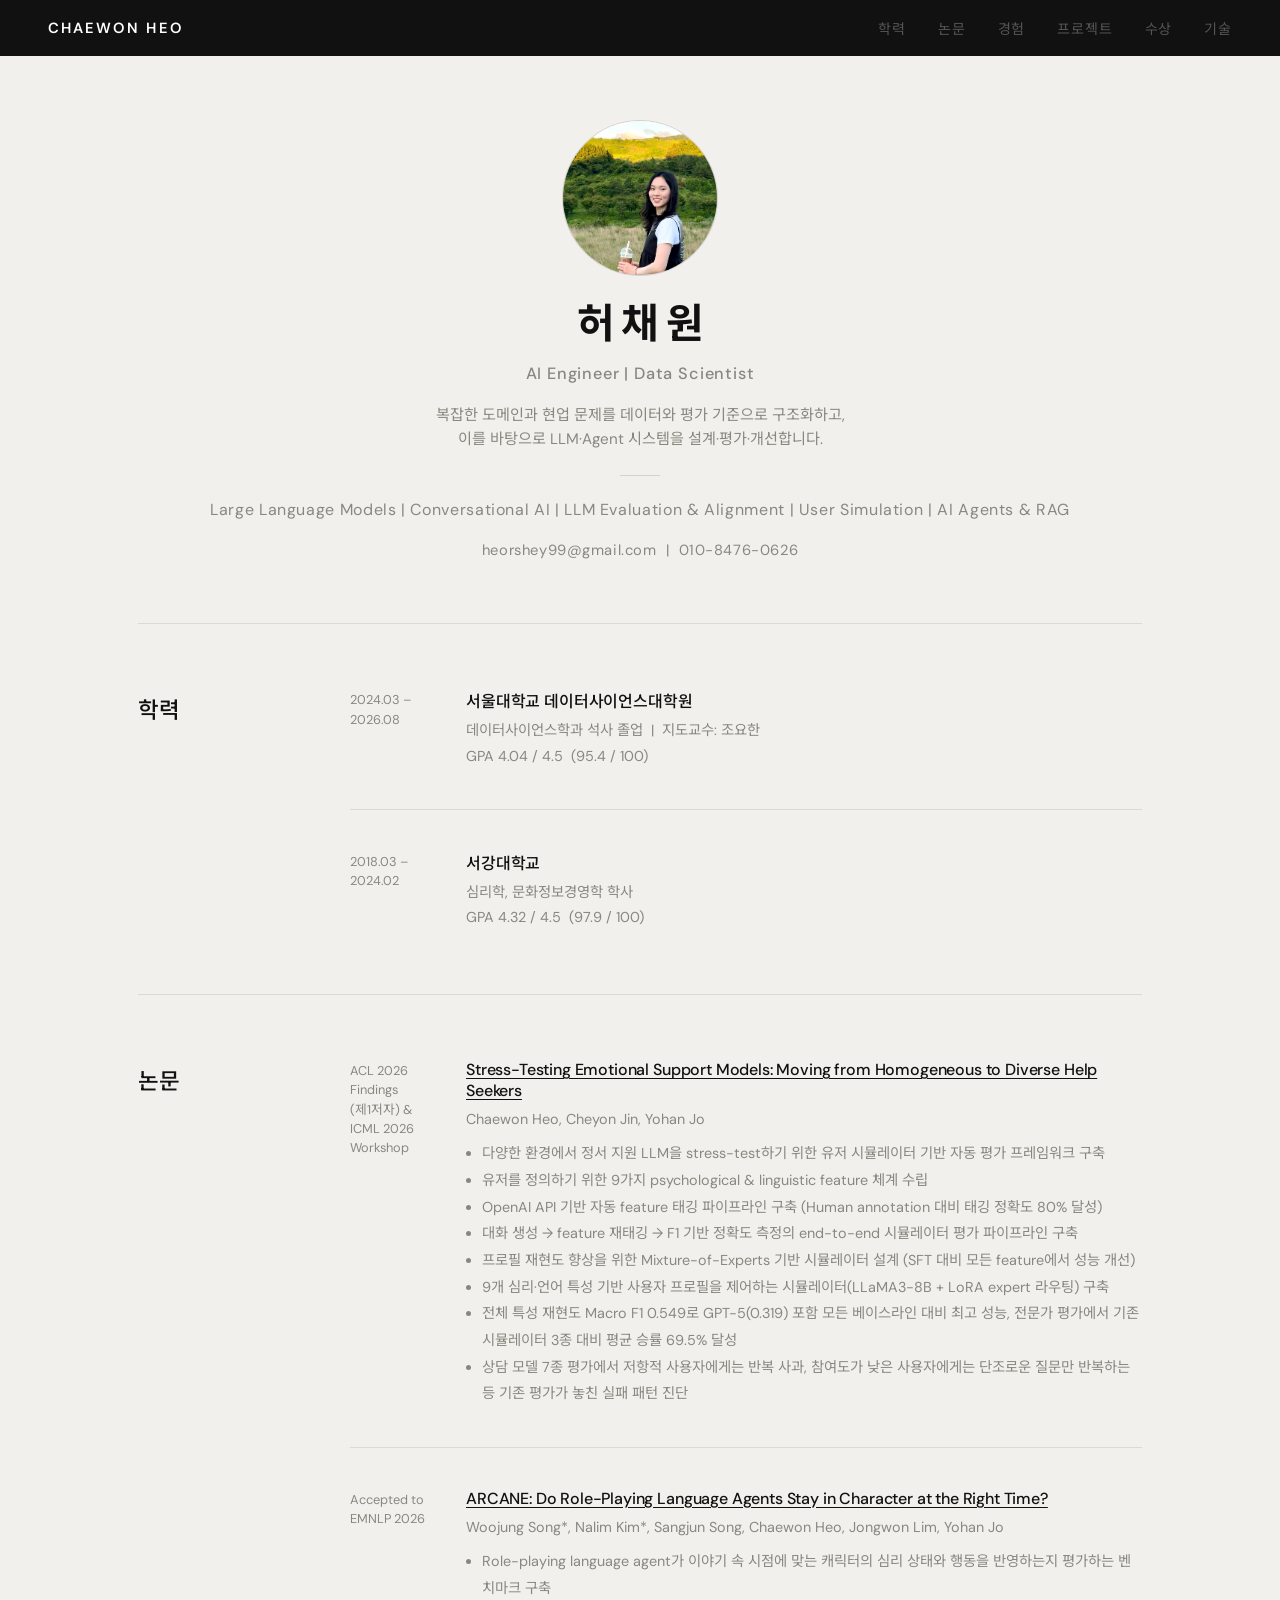
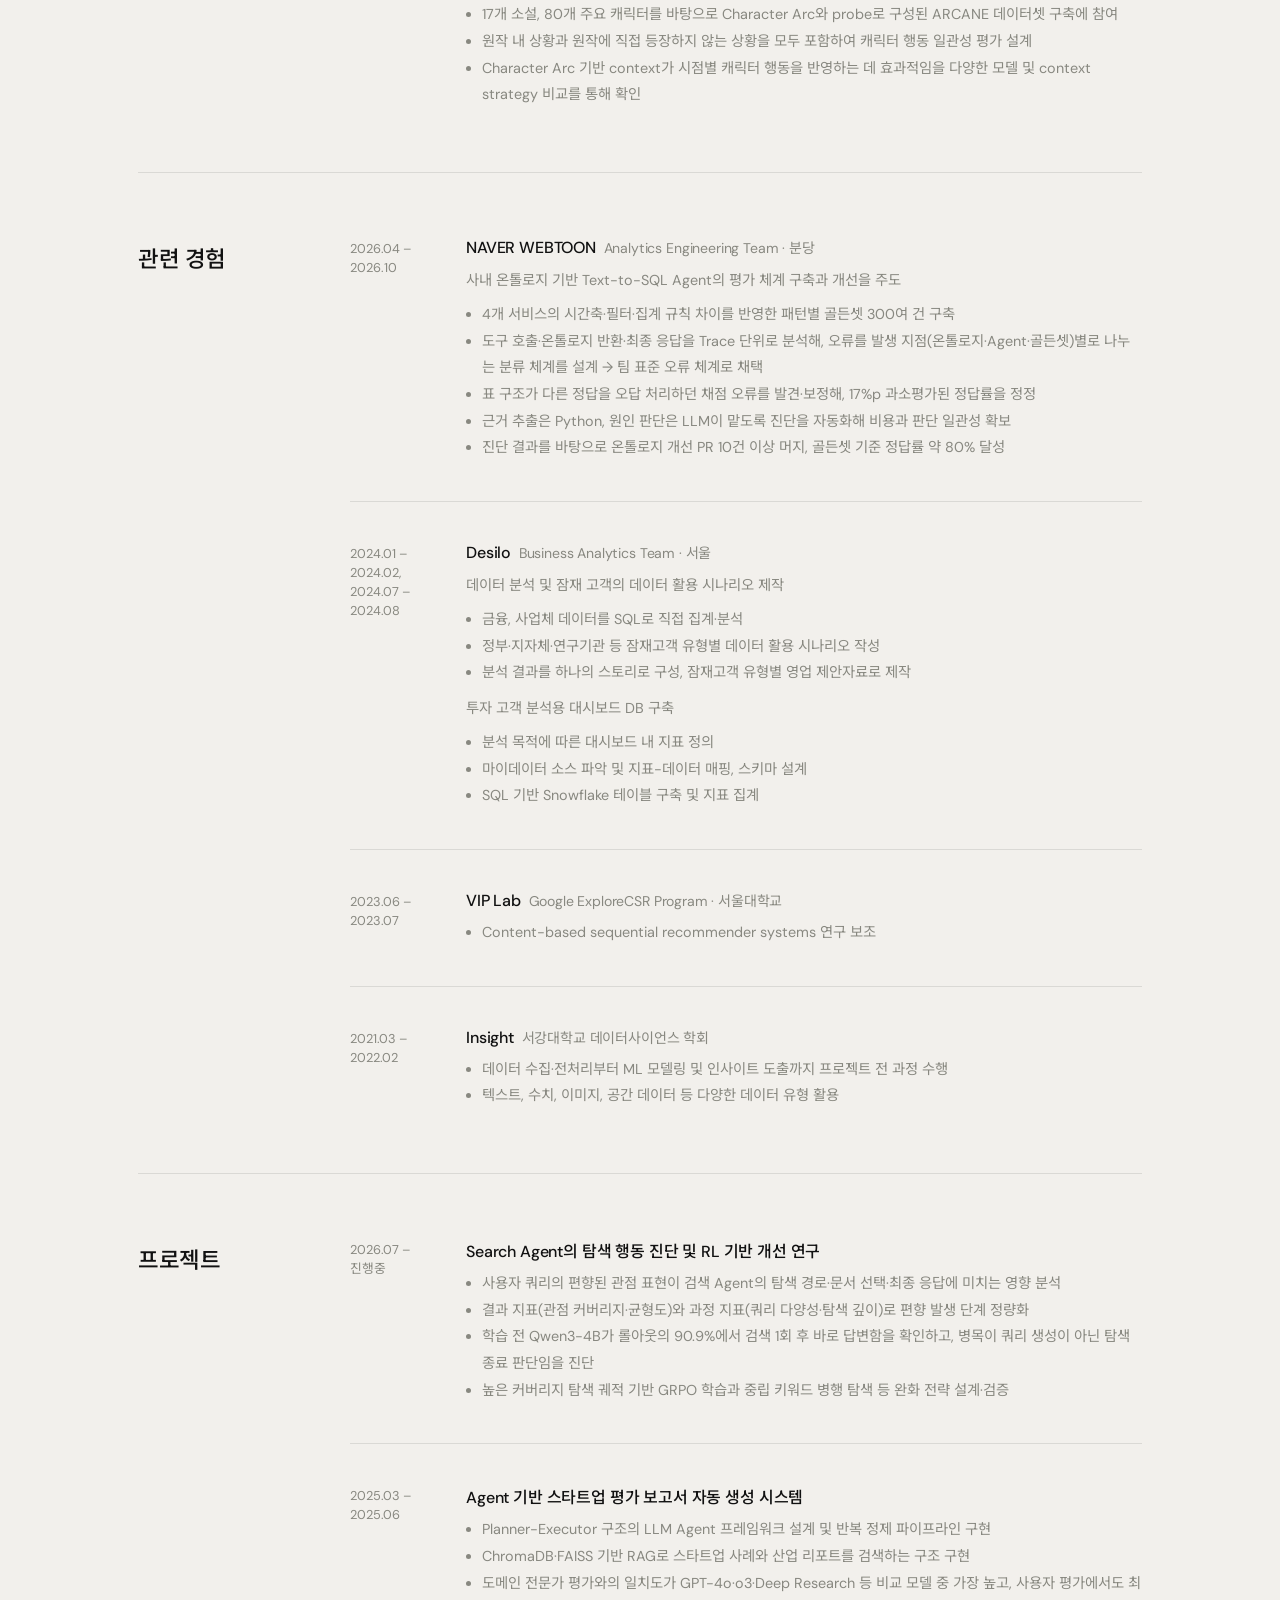
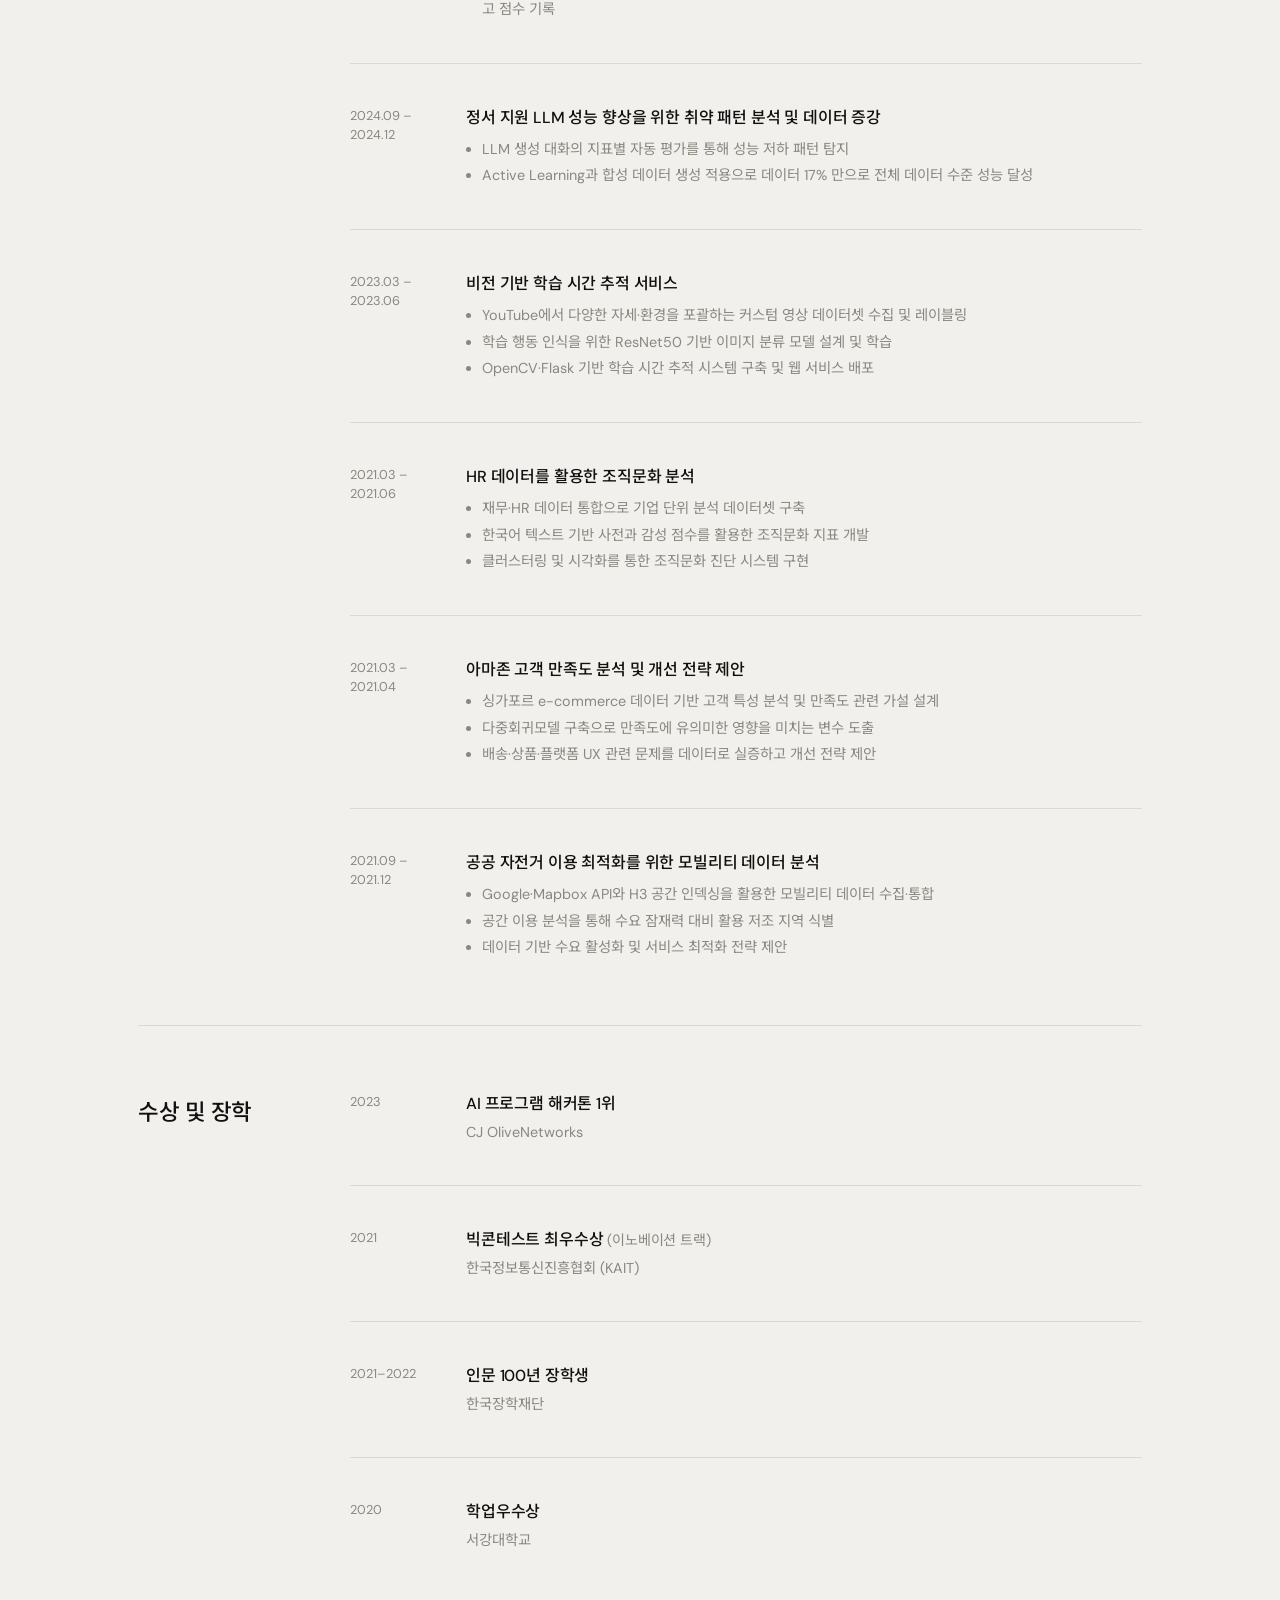
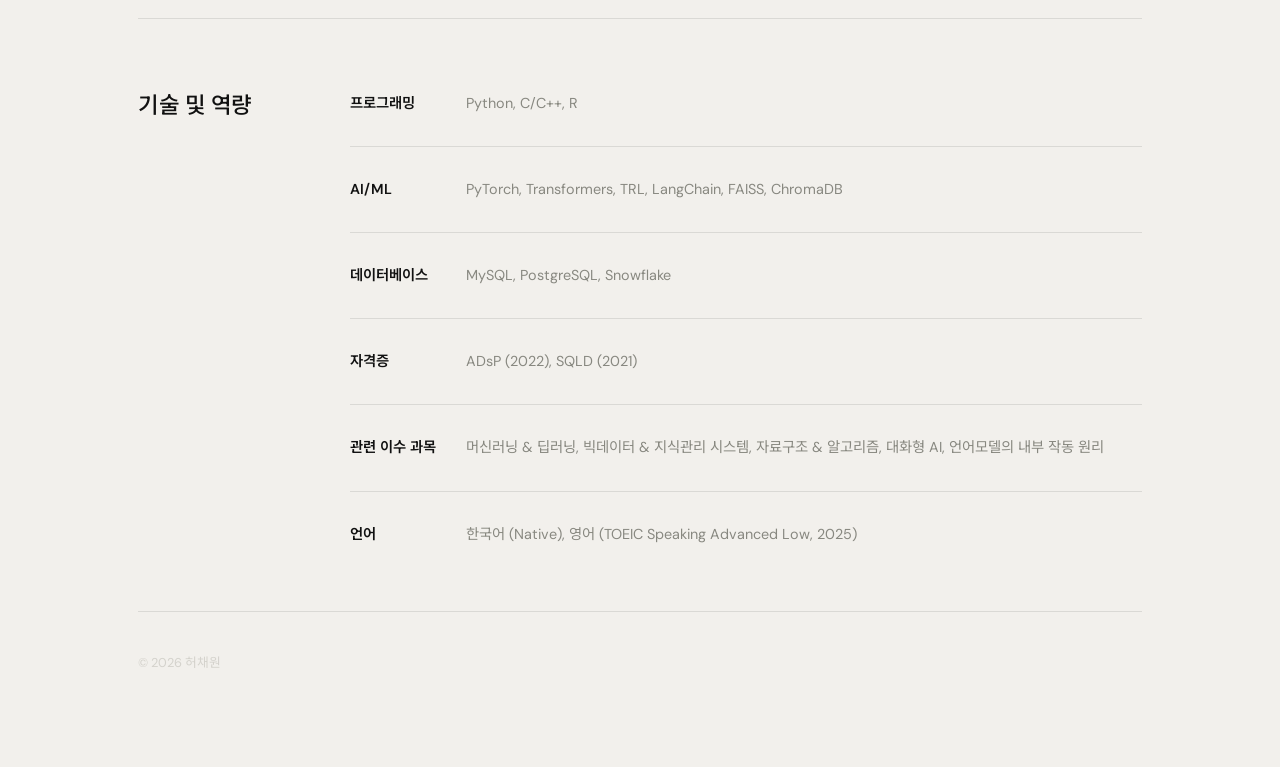
<file: index.html>
<!DOCTYPE html>
<html lang="ko">
  <head>
    <meta charset="UTF-8" />
    <meta name="viewport" content="width=device-width, initial-scale=1.0" />
    <title>허채원 | Portfolio</title>
    <link rel="preconnect" href="https://fonts.googleapis.com" />
    <link rel="preconnect" href="https://fonts.gstatic.com" crossorigin />
    <link
      href="https://fonts.googleapis.com/css2?family=DM+Sans:opsz,wght@9..40,200;9..40,300;9..40,400;9..40,500&family=Noto+Sans+KR:wght@300;400;500&display=swap"
      rel="stylesheet"
    />
    <style>
      :root {
        --bg: #f2f0ec;
        --ink: #111111;
        --muted: #888880;
        --faint: #d4d2cc;
        --line: rgba(17, 17, 17, 0.1);
      }

      * {
        box-sizing: border-box;
        margin: 0;
        padding: 0;
      }

      html {
        scroll-behavior: smooth;
      }

      body {
        font-family: "DM Sans", "Noto Sans KR", sans-serif;
        background: var(--bg);
        color: var(--ink);
        overflow-x: hidden;
        -webkit-font-smoothing: antialiased;
      }

      a {
        color: inherit;
        text-decoration: none;
      }

      .topbar {
        position: sticky;
        top: 0;
        z-index: 20;
        background: var(--ink);
        display: flex;
        align-items: center;
        justify-content: space-between;
        padding: 0 48px;
        height: 56px;
      }

      .topbar-brand {
        font-size: 0.92rem;
        font-weight: 600;
        letter-spacing: 0.14em;
        text-transform: uppercase;
        color: #fff;
      }

      .topbar-links {
        display: flex;
        gap: 32px;
      }

      .topbar-links a {
        font-size: 0.88rem;
        letter-spacing: 0.06em;
        text-transform: uppercase;
        color: #555;
        transition: color 160ms;
      }

      .topbar-links a:hover,
      .topbar-links a.active {
        color: #fff;
      }

      .hero {
        background: var(--bg);
        padding: 64px 48px 60px;
        display: flex;
        flex-direction: column;
        align-items: center;
        text-align: center;
      }

      .hero-photo {
        width: 156px;
        height: 156px;
        border-radius: 999px;
        overflow: hidden;
        margin-bottom: 28px;
        border: 1px solid var(--faint);
      }

      .hero-photo img {
        width: 100%;
        height: 100%;
        object-fit: cover;
        object-position: center 22%;
        display: block;
      }

      .hero-name {
        font-size: clamp(2rem, 3.2vw, 2.7rem);
        font-weight: 700;
        letter-spacing: -0.02em;
        line-height: 1;
        color: var(--ink);
        margin-bottom: 18px;
      }

      .hero-role {
        font-size: 1.02rem;
        letter-spacing: 0.05em;
        color: var(--muted);
        font-weight: 500;
        margin-bottom: 20px;
      }

      .hero-intro {
        font-size: 0.95rem;
        color: var(--muted);
        font-weight: 400;
        line-height: 1.55;
        margin-bottom: 24px;
      }

      .hero-divider {
        width: 40px;
        height: 1px;
        background: var(--faint);
        margin-bottom: 20px;
      }

      .hero-sub {
        font-size: 1rem;
        color: var(--muted);
        line-height: 1.8;
        font-weight: 400;
        margin-bottom: 12px;
        white-space: nowrap;
        letter-spacing: 0.04em;
      }

      .hero-contact {
        font-size: 0.92rem;
        color: var(--muted);
        line-height: 1.8;
        font-weight: 400;
        letter-spacing: 0.04em;
      }

      .hero-contact a:hover {
        color: var(--ink);
      }

      .shell {
        max-width: 1100px;
        margin: 0 auto;
        padding: 0 48px 96px;
      }

      .section {
        padding: 64px 0;
        border-top: 1px solid var(--line);
        display: grid;
        grid-template-columns: 180px 1fr;
        gap: 32px;
        scroll-margin-top: 56px;
        opacity: 1;
        transform: none;
        transition: opacity 600ms ease, transform 600ms ease;
      }

      .section.will-animate {
        opacity: 0;
        transform: translateY(16px);
      }

      .section.visible {
        opacity: 1;
        transform: none;
      }

      .section-label {
        padding-top: 4px;
      }

      .section-label h2 {
        font-size: 1.4rem;
        font-weight: 500;
        letter-spacing: -0.02em;
      }

      .section-body {
        min-width: 0;
      }

      .tl-item {
        display: grid;
        grid-template-columns: 96px 1fr;
        gap: 20px;
        padding: 40px 0;
        border-top: 1px solid var(--line);
      }

      .tl-item:first-child {
        border-top: none;
        padding-top: 0;
      }

      .tl-item:last-child {
        padding-bottom: 0;
      }

      .tl-period {
        font-size: 0.8rem;
        color: var(--muted);
        line-height: 1.5;
        font-weight: 400;
        padding-top: 2px;
      }

      .tl-body h3 {
        font-size: 1rem;
        font-weight: 500;
        margin-bottom: 6px;
        letter-spacing: -0.01em;
      }

      .tl-body p {
        font-size: 0.9rem;
        color: var(--muted);
        line-height: 1.75;
        font-weight: 400;
      }

      .detail-list {
        margin: 8px 0 0 1.1em;
        padding: 0;
        color: var(--muted);
        font-size: 0.9rem;
        font-weight: 400;
        line-height: 1.85;
      }

      .subrole {
        margin-top: 10px;
        font-weight: 500;
        color: var(--ink);
        font-size: 0.88rem;
      }

      .meta-inline {
        font-weight: 400;
        color: var(--muted);
        font-size: 0.88rem;
      }

      #publications .tl-body h3 {
        cursor: pointer;
      }

      .publication-link {
        cursor: pointer;
      }

      .footer {
        border-top: 1px solid var(--line);
        padding-top: 40px;
        display: flex;
        justify-content: space-between;
        font-size: 0.8rem;
        color: var(--faint);
        font-weight: 400;
      }

      @media (max-width: 860px) {
        .topbar {
          padding: 0 24px;
        }

        .topbar-links {
          gap: 20px;
        }

        .hero {
          padding: 48px 24px 44px;
        }

        .hero-sub {
          white-space: normal;
        }

        .shell {
          padding: 0 24px 72px;
        }

        .section {
          grid-template-columns: 1fr;
          gap: 20px;
        }

        .tl-item {
          grid-template-columns: 80px 1fr;
          gap: 14px;
        }
      }

      @media (max-width: 560px) {
        .topbar-links {
          display: none;
        }

        .hero-sub {
          white-space: normal;
        }
      }
    </style>
  </head>
  <body>
    <nav class="topbar">
      <span class="topbar-brand">Chaewon Heo</span>
      <div class="topbar-links">
        <a href="#education">학력</a>
        <a href="#publications">논문</a>
        <a href="#experience">경험</a>
        <a href="#projects">프로젝트</a>
        <a href="#awards">수상</a>
        <a href="#skills">기술</a>
      </div>
    </nav>

    <div class="hero" id="top">
      <div class="hero-photo">
        <img src="me.png" alt="허채원 프로필 사진" />
      </div>
      <h1 class="hero-name">허 채 원</h1>
      <p class="hero-role">AI Engineer | Data Scientist</p>
      <p class="hero-intro">
        복잡한 도메인과 현업 문제를 데이터와 평가 기준으로 구조화하고,<br />이를 바탕으로 LLM·Agent 시스템을 설계·평가·개선합니다.
      </p>
      <div class="hero-divider"></div>
      <p class="hero-sub">
        Large Language Models | Conversational AI | LLM Evaluation &amp; Alignment | User Simulation | AI Agents &amp; RAG
      </p>
      <div class="hero-contact">
        <a href="mailto:heorshey99@gmail.com">heorshey99@gmail.com</a> &nbsp;|&nbsp;
        <span>010-8476-0626</span>
      </div>
    </div>

    <div class="shell">
      <section id="education" class="section">
        <div class="section-label"><h2>학력</h2></div>
        <div class="section-body">
          <div class="tl-item">
            <p class="tl-period">2024.03 –<br />2026.08</p>
            <div class="tl-body">
              <h3>서울대학교 데이터사이언스대학원</h3>
              <p>데이터사이언스학과 석사 졸업 &nbsp;|&nbsp; 지도교수: 조요한<br />GPA 4.04 / 4.5 &nbsp;(95.4 / 100)</p>
            </div>
          </div>
          <div class="tl-item">
            <p class="tl-period">2018.03 –<br />2024.02</p>
            <div class="tl-body">
              <h3>서강대학교</h3>
              <p>심리학, 문화정보경영학 학사<br />GPA 4.32 / 4.5 &nbsp;(97.9 / 100)</p>
            </div>
          </div>
        </div>
      </section>

      <section id="publications" class="section">
        <div class="section-label"><h2>논문</h2></div>
        <div class="section-body">
          <div class="tl-item">
            <p class="tl-period">ACL 2026 Findings<br />(제1저자) &amp;<br />ICML 2026 Workshop</p>
            <div class="tl-body">
              <h3>
                <a
                  class="publication-link"
                  href="https://arxiv.org/abs/2601.07698"
                  target="_blank"
                  rel="noreferrer"
                  style="color: inherit; text-decoration: underline; text-underline-offset: 3px;"
                >
                  Stress-Testing Emotional Support Models: Moving from Homogeneous to Diverse Help Seekers
                </a>
              </h3>
              <p style="margin-bottom: 8px;">Chaewon Heo, Cheyon Jin, Yohan Jo</p>
              <ul class="detail-list">
                <li>다양한 환경에서 정서 지원 LLM을 stress-test하기 위한 유저 시뮬레이터 기반 자동 평가 프레임워크 구축</li>
                <li>유저를 정의하기 위한 9가지 psychological &amp; linguistic feature 체계 수립</li>
                <li>OpenAI API 기반 자동 feature 태깅 파이프라인 구축 (Human annotation 대비 태깅 정확도 80% 달성)</li>
                <li>대화 생성 → feature 재태깅 → F1 기반 정확도 측정의 end-to-end 시뮬레이터 평가 파이프라인 구축</li>
                <li>프로필 재현도 향상을 위한 Mixture-of-Experts 기반 시뮬레이터 설계 (SFT 대비 모든 feature에서 성능 개선)</li>
                <li>9개 심리·언어 특성 기반 사용자 프로필을 제어하는 시뮬레이터(LLaMA3-8B + LoRA expert 라우팅) 구축</li>
                <li>전체 특성 재현도 Macro F1 0.549로 GPT-5(0.319) 포함 모든 베이스라인 대비 최고 성능, 전문가 평가에서 기존 시뮬레이터 3종 대비 평균 승률 69.5% 달성</li>
                <li>상담 모델 7종 평가에서 저항적 사용자에게는 반복 사과, 참여도가 낮은 사용자에게는 단조로운 질문만 반복하는 등 기존 평가가 놓친 실패 패턴 진단</li>
              </ul>
            </div>
          </div>
          <div class="tl-item">
            <p class="tl-period">Accepted to<br />EMNLP 2026</p>
            <div class="tl-body">
              <h3>
                <a
                  class="publication-link"
                  href="https://arxiv.org/abs/2606.05553"
                  target="_blank"
                  rel="noreferrer"
                  style="color: inherit; text-decoration: underline; text-underline-offset: 3px;"
                >
                  ARCANE: Do Role-Playing Language Agents Stay in Character at the Right Time?
                </a>
              </h3>
              <p style="margin-bottom: 8px;">Woojung Song*, Nalim Kim*, Sangjun Song, Chaewon Heo, Jongwon Lim, Yohan Jo</p>
              <ul class="detail-list">
                <li>Role-playing language agent가 이야기 속 시점에 맞는 캐릭터의 심리 상태와 행동을 반영하는지 평가하는 벤치마크 구축</li>
                <li>17개 소설, 80개 주요 캐릭터를 바탕으로 Character Arc와 probe로 구성된 ARCANE 데이터셋 구축에 참여</li>
                <li>원작 내 상황과 원작에 직접 등장하지 않는 상황을 모두 포함하여 캐릭터 행동 일관성 평가 설계</li>
                <li>Character Arc 기반 context가 시점별 캐릭터 행동을 반영하는 데 효과적임을 다양한 모델 및 context strategy 비교를 통해 확인</li>
              </ul>
            </div>
          </div>
        </div>
      </section>

      <section id="experience" class="section">
        <div class="section-label"><h2>관련 경험</h2></div>
        <div class="section-body">
          <div class="tl-item">
            <p class="tl-period">2026.04 –<br />2026.10</p>
            <div class="tl-body">
              <h3>NAVER WEBTOON &nbsp;<span class="meta-inline">Analytics Engineering Team · 분당</span></h3>
              <p class="subrole">사내 온톨로지 기반 Text-to-SQL Agent의 평가 체계 구축과 개선을 주도</p>
              <ul class="detail-list">
                <li>4개 서비스의 시간축·필터·집계 규칙 차이를 반영한 패턴별 골든셋 300여 건 구축</li>
                <li>도구 호출·온톨로지 반환·최종 응답을 Trace 단위로 분석해, 오류를 발생 지점(온톨로지·Agent·골든셋)별로 나누는 분류 체계를 설계 → 팀 표준 오류 체계로 채택</li>
                <li>표 구조가 다른 정답을 오답 처리하던 채점 오류를 발견·보정해, 17%p 과소평가된 정답률을 정정</li>
                <li>근거 추출은 Python, 원인 판단은 LLM이 맡도록 진단을 자동화해 비용과 판단 일관성 확보</li>
                <li>진단 결과를 바탕으로 온톨로지 개선 PR 10건 이상 머지, 골든셋 기준 정답률 약 80% 달성</li>
              </ul>
            </div>
          </div>
          <div class="tl-item">
            <p class="tl-period">2024.01 – 2024.02,<br />2024.07 – 2024.08</p>
            <div class="tl-body">
              <h3>Desilo &nbsp;<span class="meta-inline">Business Analytics Team · 서울</span></h3>
              <p class="subrole">데이터 분석 및 잠재 고객의 데이터 활용 시나리오 제작</p>
              <ul class="detail-list">
                <li>금융, 사업체 데이터를 SQL로 직접 집계·분석</li>
                <li>정부·지자체·연구기관 등 잠재고객 유형별 데이터 활용 시나리오 작성</li>
                <li>분석 결과를 하나의 스토리로 구성, 잠재고객 유형별 영업 제안자료로 제작</li>
              </ul>
              <p class="subrole">투자 고객 분석용 대시보드 DB 구축</p>
              <ul class="detail-list">
                <li>분석 목적에 따른 대시보드 내 지표 정의</li>
                <li>마이데이터 소스 파악 및 지표-데이터 매핑, 스키마 설계</li>
                <li>SQL 기반 Snowflake 테이블 구축 및 지표 집계</li>
              </ul>
            </div>
          </div>
          <div class="tl-item">
            <p class="tl-period">2023.06 –<br />2023.07</p>
            <div class="tl-body">
              <h3>VIP Lab &nbsp;<span class="meta-inline">Google ExploreCSR Program · 서울대학교</span></h3>
              <ul class="detail-list">
                <li>Content-based sequential recommender systems 연구 보조</li>
              </ul>
            </div>
          </div>
          <div class="tl-item">
            <p class="tl-period">2021.03 –<br />2022.02</p>
            <div class="tl-body">
              <h3>Insight &nbsp;<span class="meta-inline">서강대학교 데이터사이언스 학회</span></h3>
              <ul class="detail-list">
                <li>데이터 수집·전처리부터 ML 모델링 및 인사이트 도출까지 프로젝트 전 과정 수행</li>
                <li>텍스트, 수치, 이미지, 공간 데이터 등 다양한 데이터 유형 활용</li>
              </ul>
            </div>
          </div>
        </div>
      </section>

      <section id="projects" class="section">
        <div class="section-label"><h2>프로젝트</h2></div>
        <div class="section-body">
          <div class="tl-item">
            <p class="tl-period">2026.07 –<br />진행중</p>
            <div class="tl-body">
              <h3>Search Agent의 탐색 행동 진단 및 RL 기반 개선 연구</h3>
              <ul class="detail-list">
                <li>사용자 쿼리의 편향된 관점 표현이 검색 Agent의 탐색 경로·문서 선택·최종 응답에 미치는 영향 분석</li>
                <li>결과 지표(관점 커버리지·균형도)와 과정 지표(쿼리 다양성·탐색 깊이)로 편향 발생 단계 정량화</li>
                <li>학습 전 Qwen3-4B가 롤아웃의 90.9%에서 검색 1회 후 바로 답변함을 확인하고, 병목이 쿼리 생성이 아닌 탐색 종료 판단임을 진단</li>
                <li>높은 커버리지 탐색 궤적 기반 GRPO 학습과 중립 키워드 병행 탐색 등 완화 전략 설계·검증</li>
              </ul>
            </div>
          </div>
          <div class="tl-item">
            <p class="tl-period">2025.03 –<br />2025.06</p>
            <div class="tl-body">
              <h3>Agent 기반 스타트업 평가 보고서 자동 생성 시스템</h3>
              <ul class="detail-list">
                <li>Planner-Executor 구조의 LLM Agent 프레임워크 설계 및 반복 정제 파이프라인 구현</li>
                <li>ChromaDB·FAISS 기반 RAG로 스타트업 사례와 산업 리포트를 검색하는 구조 구현</li>
                <li>도메인 전문가 평가와의 일치도가 GPT-4o·o3·Deep Research 등 비교 모델 중 가장 높고, 사용자 평가에서도 최고 점수 기록</li>
              </ul>
            </div>
          </div>
          <div class="tl-item">
            <p class="tl-period">2024.09 –<br />2024.12</p>
            <div class="tl-body">
              <h3>정서 지원 LLM 성능 향상을 위한 취약 패턴 분석 및 데이터 증강</h3>
              <ul class="detail-list">
                <li>LLM 생성 대화의 지표별 자동 평가를 통해 성능 저하 패턴 탐지</li>
                <li>Active Learning과 합성 데이터 생성 적용으로 데이터 17% 만으로 전체 데이터 수준 성능 달성</li>
              </ul>
            </div>
          </div>
          <div class="tl-item">
            <p class="tl-period">2023.03 –<br />2023.06</p>
            <div class="tl-body">
              <h3>비전 기반 학습 시간 추적 서비스</h3>
              <ul class="detail-list">
                <li>YouTube에서 다양한 자세·환경을 포괄하는 커스텀 영상 데이터셋 수집 및 레이블링</li>
                <li>학습 행동 인식을 위한 ResNet50 기반 이미지 분류 모델 설계 및 학습</li>
                <li>OpenCV·Flask 기반 학습 시간 추적 시스템 구축 및 웹 서비스 배포</li>
              </ul>
            </div>
          </div>
          <div class="tl-item">
            <p class="tl-period">2021.03 –<br />2021.06</p>
            <div class="tl-body">
              <h3>HR 데이터를 활용한 조직문화 분석</h3>
              <ul class="detail-list">
                <li>재무·HR 데이터 통합으로 기업 단위 분석 데이터셋 구축</li>
                <li>한국어 텍스트 기반 사전과 감성 점수를 활용한 조직문화 지표 개발</li>
                <li>클러스터링 및 시각화를 통한 조직문화 진단 시스템 구현</li>
              </ul>
            </div>
          </div>
          <div class="tl-item">
            <p class="tl-period">2021.03 –<br />2021.04</p>
            <div class="tl-body">
              <h3>아마존 고객 만족도 분석 및 개선 전략 제안</h3>
              <ul class="detail-list">
                <li>싱가포르 e-commerce 데이터 기반 고객 특성 분석 및 만족도 관련 가설 설계</li>
                <li>다중회귀모델 구축으로 만족도에 유의미한 영향을 미치는 변수 도출</li>
                <li>배송·상품·플랫폼 UX 관련 문제를 데이터로 실증하고 개선 전략 제안</li>
              </ul>
            </div>
          </div>
          <div class="tl-item">
            <p class="tl-period">2021.09 –<br />2021.12</p>
            <div class="tl-body">
              <h3>공공 자전거 이용 최적화를 위한 모빌리티 데이터 분석</h3>
              <ul class="detail-list">
                <li>Google·Mapbox API와 H3 공간 인덱싱을 활용한 모빌리티 데이터 수집·통합</li>
                <li>공간 이용 분석을 통해 수요 잠재력 대비 활용 저조 지역 식별</li>
                <li>데이터 기반 수요 활성화 및 서비스 최적화 전략 제안</li>
              </ul>
            </div>
          </div>
        </div>
      </section>

      <section id="awards" class="section">
        <div class="section-label"><h2>수상 및 장학</h2></div>
        <div class="section-body">
          <div class="tl-item">
            <p class="tl-period">2023</p>
            <div class="tl-body">
              <h3>AI 프로그램 해커톤 1위</h3>
              <p>CJ OliveNetworks</p>
            </div>
          </div>
          <div class="tl-item">
            <p class="tl-period">2021</p>
            <div class="tl-body">
              <h3>빅콘테스트 최우수상 <span class="meta-inline">(이노베이션 트랙)</span></h3>
              <p>한국정보통신진흥협회 (KAIT)</p>
            </div>
          </div>
          <div class="tl-item">
            <p class="tl-period">2021–2022</p>
            <div class="tl-body">
              <h3>인문 100년 장학생</h3>
              <p>한국장학재단</p>
            </div>
          </div>
          <div class="tl-item">
            <p class="tl-period">2020</p>
            <div class="tl-body">
              <h3>학업우수상</h3>
              <p>서강대학교</p>
            </div>
          </div>
        </div>
      </section>

      <section id="skills" class="section">
        <div class="section-label"><h2>기술 및 역량</h2></div>
        <div class="section-body">
          <div class="tl-item" style="padding: 8px 0 30px;">
            <p class="tl-period" style="font-weight: 600; color: var(--ink); font-size: 0.9rem;">프로그래밍</p>
            <div class="tl-body"><p>Python, C/C++, R</p></div>
          </div>
          <div class="tl-item" style="padding: 30px 0;">
            <p class="tl-period" style="font-weight: 600; color: var(--ink); font-size: 0.9rem;">AI/ML</p>
            <div class="tl-body"><p>PyTorch, Transformers, TRL, LangChain, FAISS, ChromaDB</p></div>
          </div>
          <div class="tl-item" style="padding: 30px 0;">
            <p class="tl-period" style="font-weight: 600; color: var(--ink); font-size: 0.9rem;">데이터베이스</p>
            <div class="tl-body"><p>MySQL, PostgreSQL, Snowflake</p></div>
          </div>
          <div class="tl-item" style="padding: 30px 0;">
            <p class="tl-period" style="font-weight: 600; color: var(--ink); font-size: 0.9rem;">자격증</p>
            <div class="tl-body"><p>ADsP (2022), SQLD (2021)</p></div>
          </div>
          <div class="tl-item" style="padding: 30px 0;">
            <p class="tl-period" style="font-weight: 600; color: var(--ink); font-size: 0.9rem;">관련 이수 과목</p>
            <div class="tl-body"><p>머신러닝 &amp; 딥러닝, 빅데이터 &amp; 지식관리 시스템, 자료구조 &amp; 알고리즘, 대화형 AI, 언어모델의 내부 작동 원리</p></div>
          </div>
          <div class="tl-item" style="padding: 30px 0 0;">
            <p class="tl-period" style="font-weight: 600; color: var(--ink); font-size: 0.9rem;">언어</p>
            <div class="tl-body"><p>한국어 (Native), 영어 (TOEIC Speaking Advanced Low, 2025)</p></div>
          </div>
        </div>
      </section>

      <footer class="footer">
        <span>© 2026 허채원</span>
      </footer>
    </div>

    <script>
      const observer = new IntersectionObserver(
        (entries) => {
          entries.forEach((entry) => {
            if (entry.isIntersecting) {
              entry.target.classList.add("visible");
            }
          });
        },
        { threshold: 0.07 }
      );

      document.querySelectorAll(".section").forEach((section) => {
        section.classList.add("will-animate");
        observer.observe(section);
      });

      const links = document.querySelectorAll(".topbar-links a");
      const sections = document.querySelectorAll("section[id]");

      window.addEventListener("scroll", () => {
        let current = "";
        sections.forEach((section) => {
          if (window.scrollY >= section.offsetTop - 70) {
            current = section.id;
          }
        });

        links.forEach((link) => {
          link.classList.toggle("active", link.getAttribute("href") === `#${current}`);
        });
      });
    </script>
  </body>
</html>
</file>
